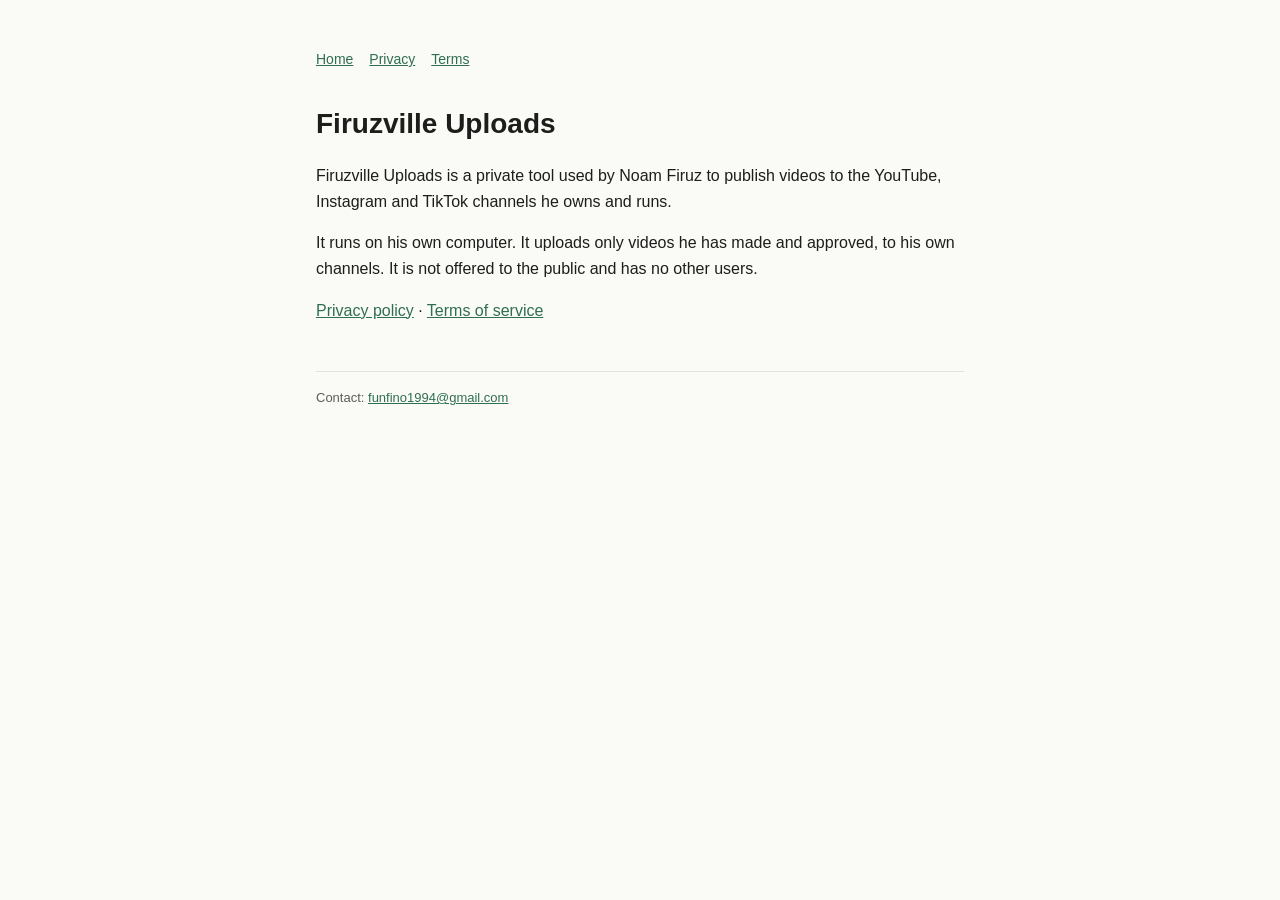
<file: index.html>
<!doctype html><html lang="en"><head><meta charset="utf-8"><meta name="viewport" content="width=device-width,initial-scale=1"><title>Firuzville Uploads</title><link rel="stylesheet" href="/style.css"></head><body><main><nav><a href="/">Home</a><a href="/privacy.html">Privacy</a><a href="/terms.html">Terms</a></nav>
<h1>Firuzville Uploads</h1>
<p>Firuzville Uploads is a private tool used by Noam Firuz to publish videos to the YouTube, Instagram and TikTok channels he owns and runs.</p>
<p>It runs on his own computer. It uploads only videos he has made and approved, to his own channels. It is not offered to the public and has no other users.</p>
<p><a href="/privacy.html">Privacy policy</a> · <a href="/terms.html">Terms of service</a></p>
<footer>Contact: <a href="mailto:funfino1994@gmail.com">funfino1994@gmail.com</a></footer></main></body></html>
</file>
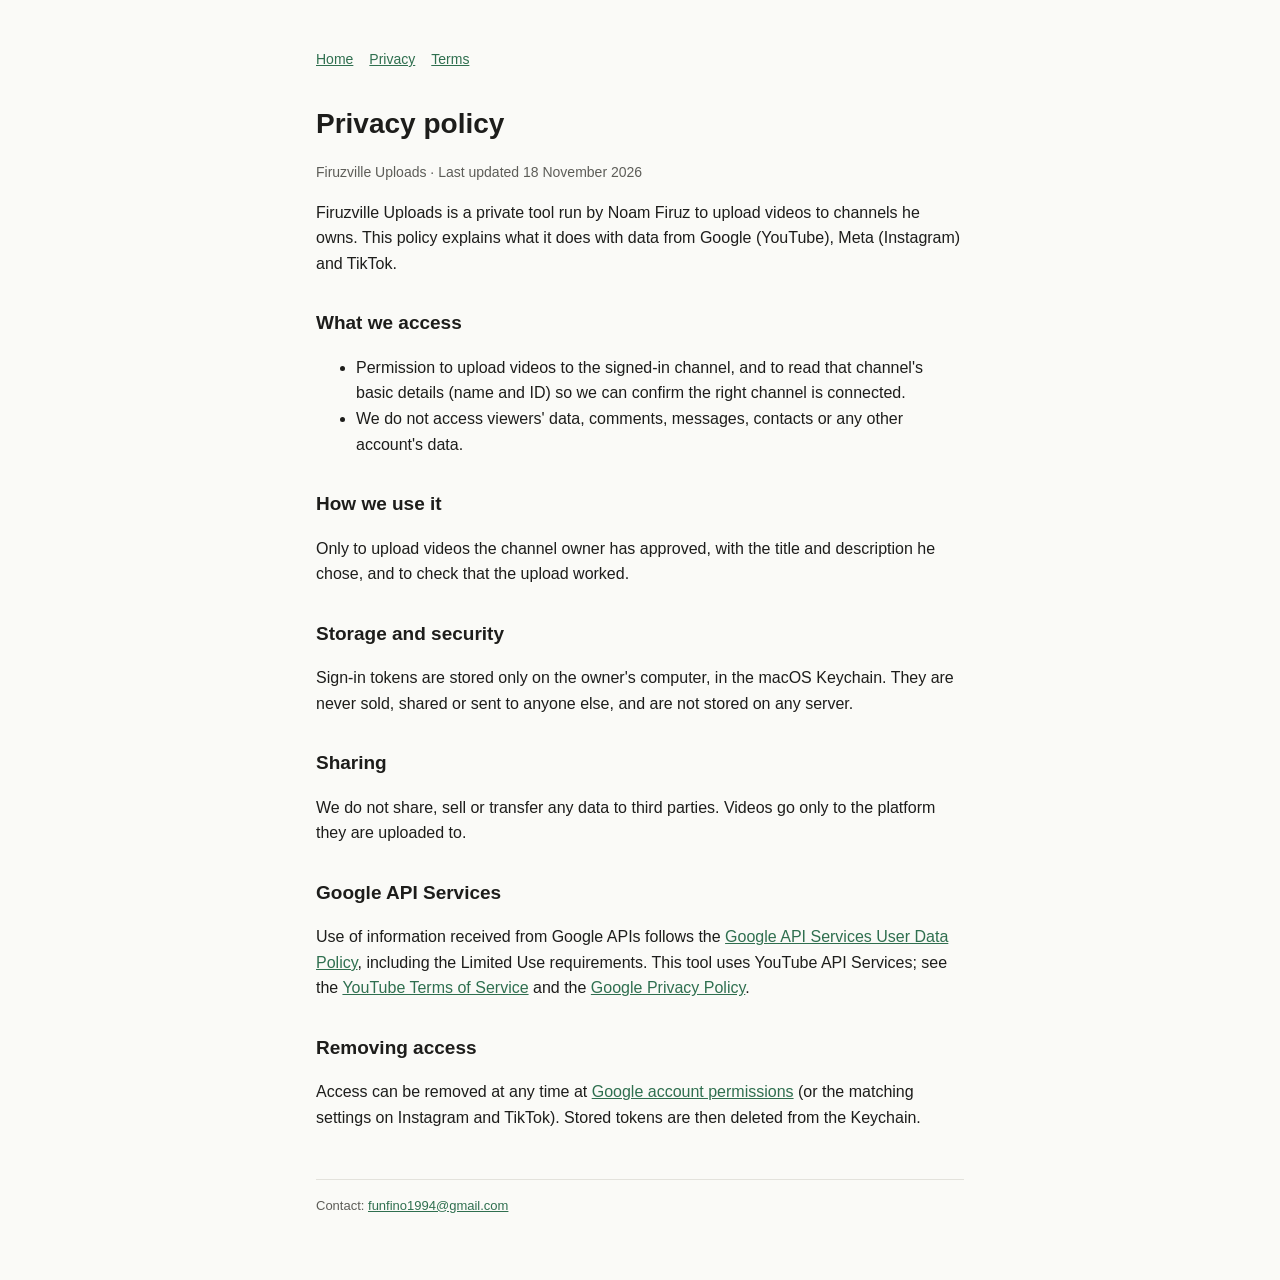
<file: privacy.html>
<!doctype html><html lang="en"><head><meta charset="utf-8"><meta name="viewport" content="width=device-width,initial-scale=1"><title>Privacy policy – Firuzville Uploads</title><link rel="stylesheet" href="/style.css"></head><body><main><nav><a href="/">Home</a><a href="/privacy.html">Privacy</a><a href="/terms.html">Terms</a></nav>
<h1>Privacy policy</h1>
<p class="muted">Firuzville Uploads · Last updated 18 November 2026</p>
<p>Firuzville Uploads is a private tool run by Noam Firuz to upload videos to channels he owns. This policy explains what it does with data from Google (YouTube), Meta (Instagram) and TikTok.</p>
<h2>What we access</h2>
<ul><li>Permission to upload videos to the signed-in channel, and to read that channel's basic details (name and ID) so we can confirm the right channel is connected.</li>
<li>We do not access viewers' data, comments, messages, contacts or any other account's data.</li></ul>
<h2>How we use it</h2>
<p>Only to upload videos the channel owner has approved, with the title and description he chose, and to check that the upload worked.</p>
<h2>Storage and security</h2>
<p>Sign-in tokens are stored only on the owner's computer, in the macOS Keychain. They are never sold, shared or sent to anyone else, and are not stored on any server.</p>
<h2>Sharing</h2>
<p>We do not share, sell or transfer any data to third parties. Videos go only to the platform they are uploaded to.</p>
<h2>Google API Services</h2>
<p>Use of information received from Google APIs follows the <a href="https://developers.google.com/terms/api-services-user-data-policy">Google API Services User Data Policy</a>, including the Limited Use requirements. This tool uses YouTube API Services; see the <a href="https://www.youtube.com/t/terms">YouTube Terms of Service</a> and the <a href="https://policies.google.com/privacy">Google Privacy Policy</a>.</p>
<h2>Removing access</h2>
<p>Access can be removed at any time at <a href="https://myaccount.google.com/permissions">Google account permissions</a> (or the matching settings on Instagram and TikTok). Stored tokens are then deleted from the Keychain.</p>
<footer>Contact: <a href="mailto:funfino1994@gmail.com">funfino1994@gmail.com</a></footer></main></body></html>
</file>
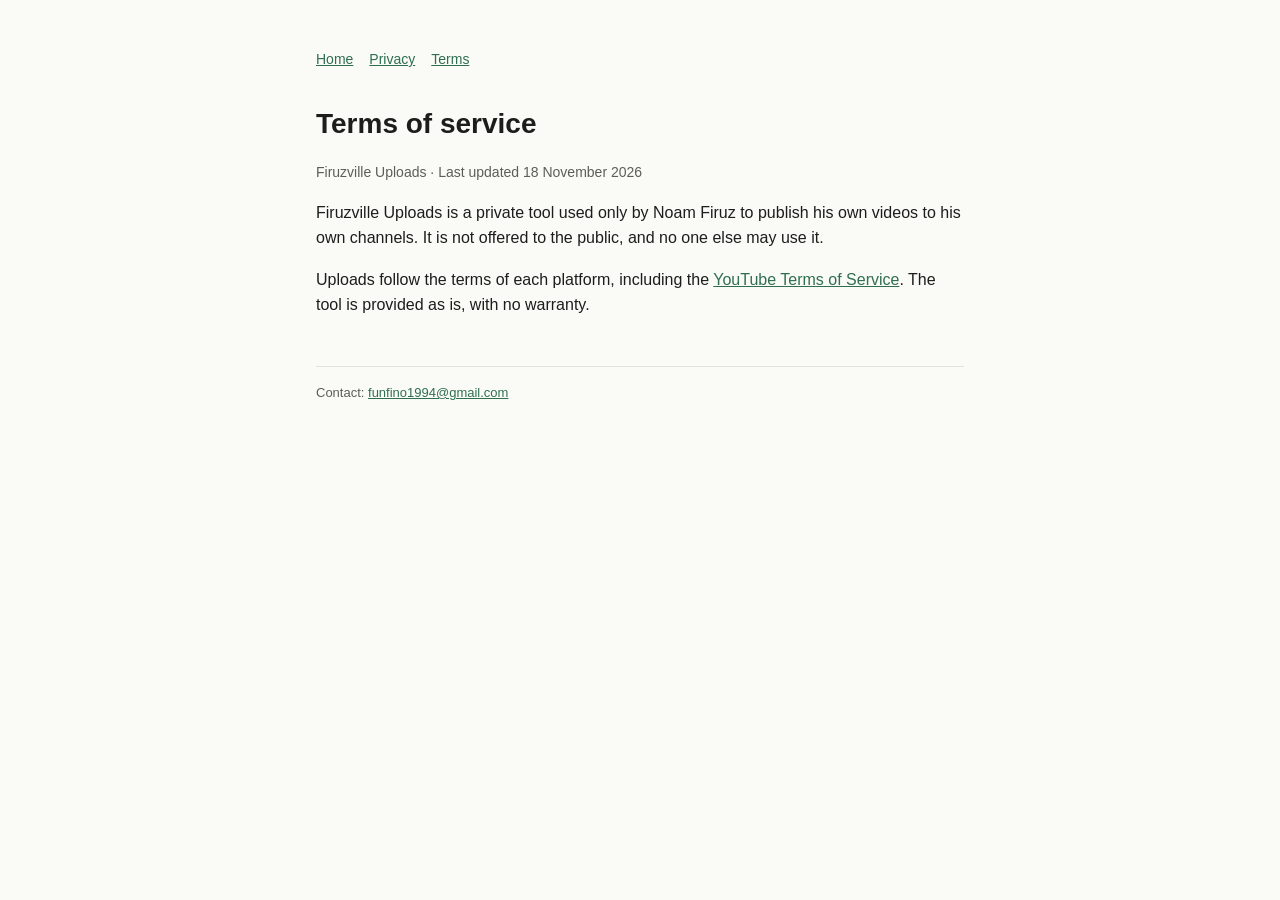
<file: terms.html>
<!doctype html><html lang="en"><head><meta charset="utf-8"><meta name="viewport" content="width=device-width,initial-scale=1"><title>Terms of service – Firuzville Uploads</title><link rel="stylesheet" href="/style.css"></head><body><main><nav><a href="/">Home</a><a href="/privacy.html">Privacy</a><a href="/terms.html">Terms</a></nav>
<h1>Terms of service</h1>
<p class="muted">Firuzville Uploads · Last updated 18 November 2026</p>
<p>Firuzville Uploads is a private tool used only by Noam Firuz to publish his own videos to his own channels. It is not offered to the public, and no one else may use it.</p>
<p>Uploads follow the terms of each platform, including the <a href="https://www.youtube.com/t/terms">YouTube Terms of Service</a>. The tool is provided as is, with no warranty.</p>
<footer>Contact: <a href="mailto:funfino1994@gmail.com">funfino1994@gmail.com</a></footer></main></body></html>
</file>
<file: style.css>
:root{--bg:#fafaf7;--fg:#1d1d1b;--muted:#5d5d58;--line:#e3e2dc;--accent:#2f6f4f}
@media (prefers-color-scheme:dark){:root{--bg:#141413;--fg:#ecebe6;--muted:#a3a29b;--line:#2c2c29;--accent:#7cc39c}}
*{box-sizing:border-box}body{margin:0;background:var(--bg);color:var(--fg);font:16px/1.6 -apple-system,BlinkMacSystemFont,"Segoe UI",Roboto,sans-serif}
main{max-width:680px;margin:0 auto;padding:48px 16px 64px}h1{font-size:28px;margin:0 0 8px}h2{font-size:19px;margin:32px 0 8px}
p,li{color:var(--fg)}.muted{color:var(--muted);font-size:14px}a{color:var(--accent)}nav{display:flex;gap:16px;margin-bottom:32px;font-size:14px}
footer{margin-top:48px;padding-top:16px;border-top:1px solid var(--line);font-size:13px;color:var(--muted)}
</file>
